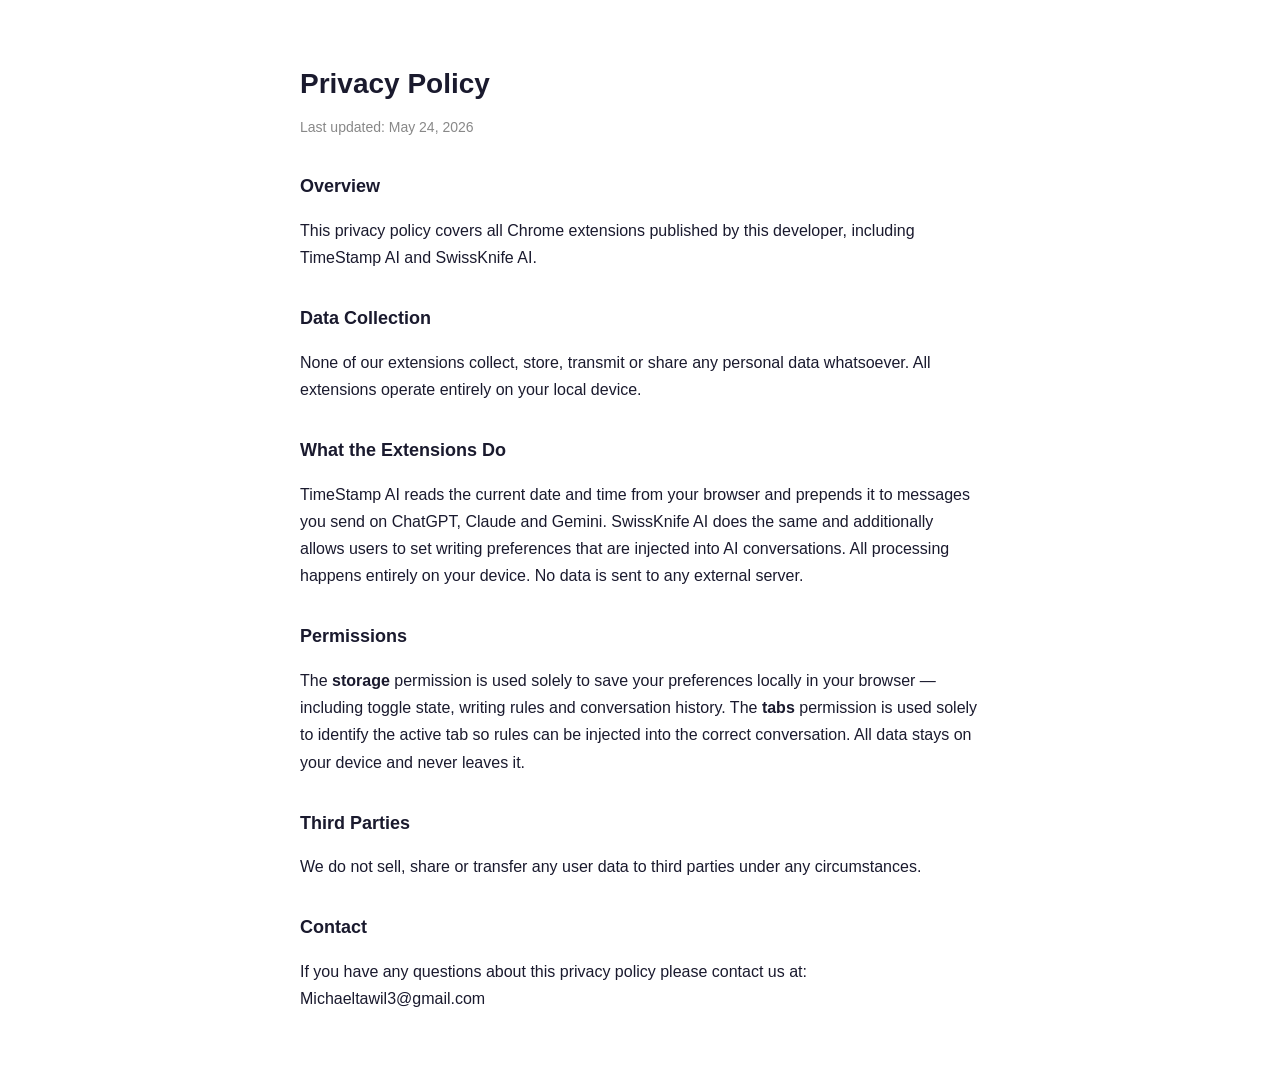
<file: index.html>
<!DOCTYPE html>
<html lang="en">
<head>
  <meta charset="UTF-8" />
  <meta name="viewport" content="width=device-width, initial-scale=1.0" />
  <title>Privacy Policy — TimeStamp AI & SwissKnife AI</title>
  <style>
    body {
      font-family: -apple-system, BlinkMacSystemFont, sans-serif;
      max-width: 680px;
      margin: 60px auto;
      padding: 0 24px;
      color: #1a1a2e;
      line-height: 1.7;
    }
    h1 { font-size: 28px; margin-bottom: 8px; }
    h2 { font-size: 18px; margin-top: 32px; }
    p { margin: 8px 0; }
    .updated { color: #888; font-size: 14px; }
  </style>
</head>
<body>
  <h1>Privacy Policy</h1>
  <p class="updated">Last updated: May 24, 2026</p>

  <h2>Overview</h2>
  <p>This privacy policy covers all Chrome extensions published by this developer, including TimeStamp AI and SwissKnife AI.</p>

  <h2>Data Collection</h2>
  <p>None of our extensions collect, store, transmit or share any personal data whatsoever. All extensions operate entirely on your local device.</p>

  <h2>What the Extensions Do</h2>
  <p>TimeStamp AI reads the current date and time from your browser and prepends it to messages you send on ChatGPT, Claude and Gemini. SwissKnife AI does the same and additionally allows users to set writing preferences that are injected into AI conversations. All processing happens entirely on your device. No data is sent to any external server.</p>

  <h2>Permissions</h2>
  <p>The <strong>storage</strong> permission is used solely to save your preferences locally in your browser — including toggle state, writing rules and conversation history. The <strong>tabs</strong> permission is used solely to identify the active tab so rules can be injected into the correct conversation. All data stays on your device and never leaves it.</p>

  <h2>Third Parties</h2>
  <p>We do not sell, share or transfer any user data to third parties under any circumstances.</p>

  <h2>Contact</h2>
  <p>If you have any questions about this privacy policy please contact us at: Michaeltawil3@gmail.com</p>
</body>
</html>
</file>
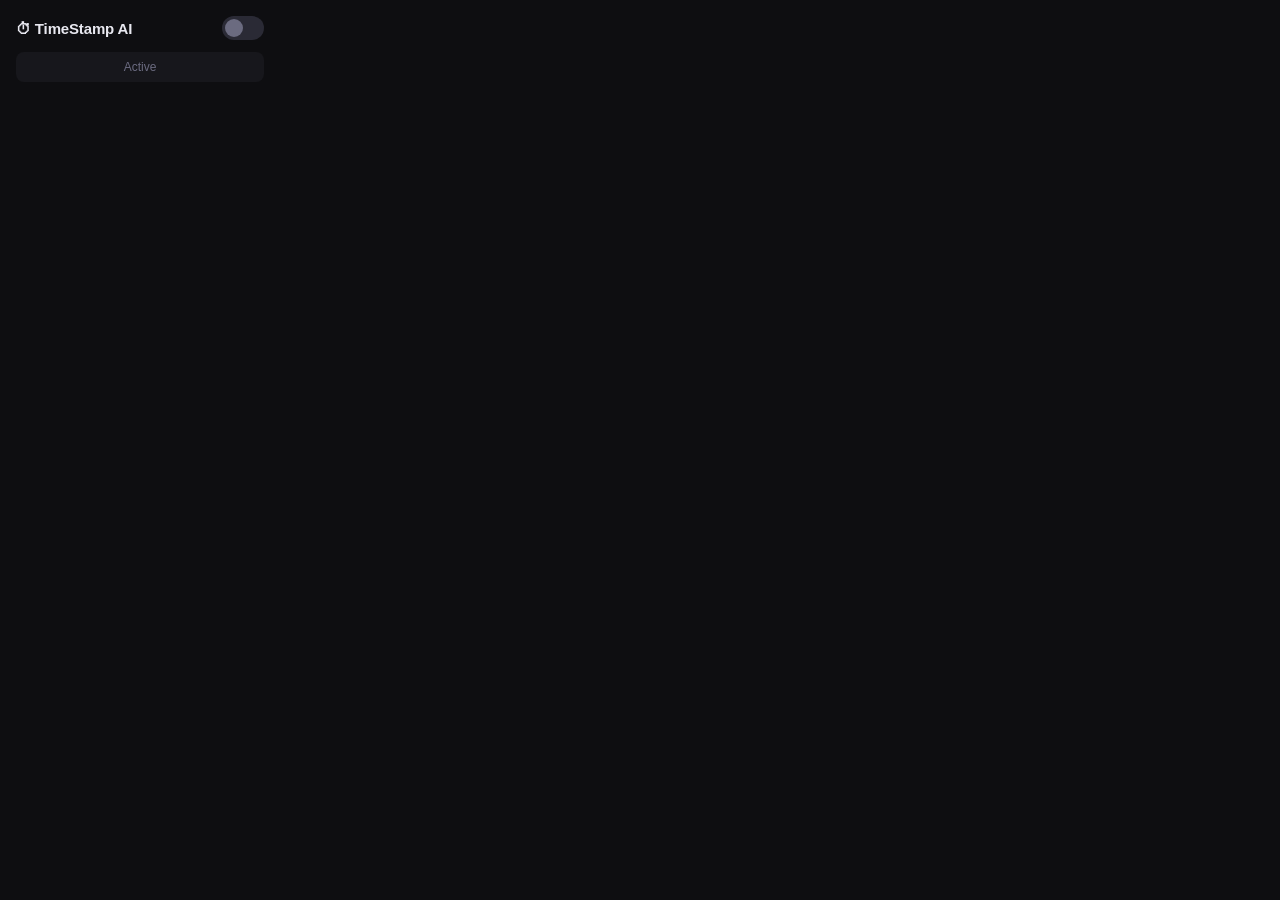
<file: timestamp-ai/popup.html>
<!DOCTYPE html>
<html lang="en">
<head>
  <meta charset="UTF-8" />
  <title>TimeStamp AI</title>
  <link rel="stylesheet" href="styles.css" />
</head>
<body>
  <div class="popup">
    <div class="header">
      <span class="logo">⏱ TimeStamp AI</span>
      <label class="toggle">
        <input type="checkbox" id="toggleEnabled" />
        <span class="track">
          <span class="thumb"></span>
        </span>
      </label>
    </div>
    <div class="status" id="statusText">Active</div>
  </div>
  <script src="popup.js"></script>
</body>
</html>
</file>
<file: timestamp-ai/styles.css>
* {
  margin: 0;
  padding: 0;
  box-sizing: border-box;
}

body {
  width: 280px;
  background: #0e0e11;
  color: #e8e8f0;
  font-family: -apple-system, BlinkMacSystemFont, sans-serif;
  -webkit-font-smoothing: antialiased;
}

.popup {
  padding: 16px;
}

.header {
  display: flex;
  align-items: center;
  justify-content: space-between;
  margin-bottom: 12px;
}

.logo {
  font-size: 15px;
  font-weight: 700;
  letter-spacing: -0.01em;
}

.status {
  font-size: 12px;
  color: #6b6b80;
  padding: 8px 12px;
  background: #17171c;
  border-radius: 8px;
  text-align: center;
}

/* Toggle */
.toggle {
  position: relative;
  cursor: pointer;
}

.toggle input {
  position: absolute;
  opacity: 0;
  width: 0;
  height: 0;
}

.track {
  display: block;
  width: 42px;
  height: 24px;
  background: #2a2a35;
  border-radius: 100px;
  position: relative;
  transition: background 0.2s;
}

.thumb {
  position: absolute;
  top: 3px;
  left: 3px;
  width: 18px;
  height: 18px;
  background: #6b6b80;
  border-radius: 50%;
  transition: transform 0.2s, background 0.2s;
}

.toggle input:checked + .track {
  background: #7c6aff;
}

.toggle input:checked + .track .thumb {
  transform: translateX(18px);
  background: #fff;
}
</file>
